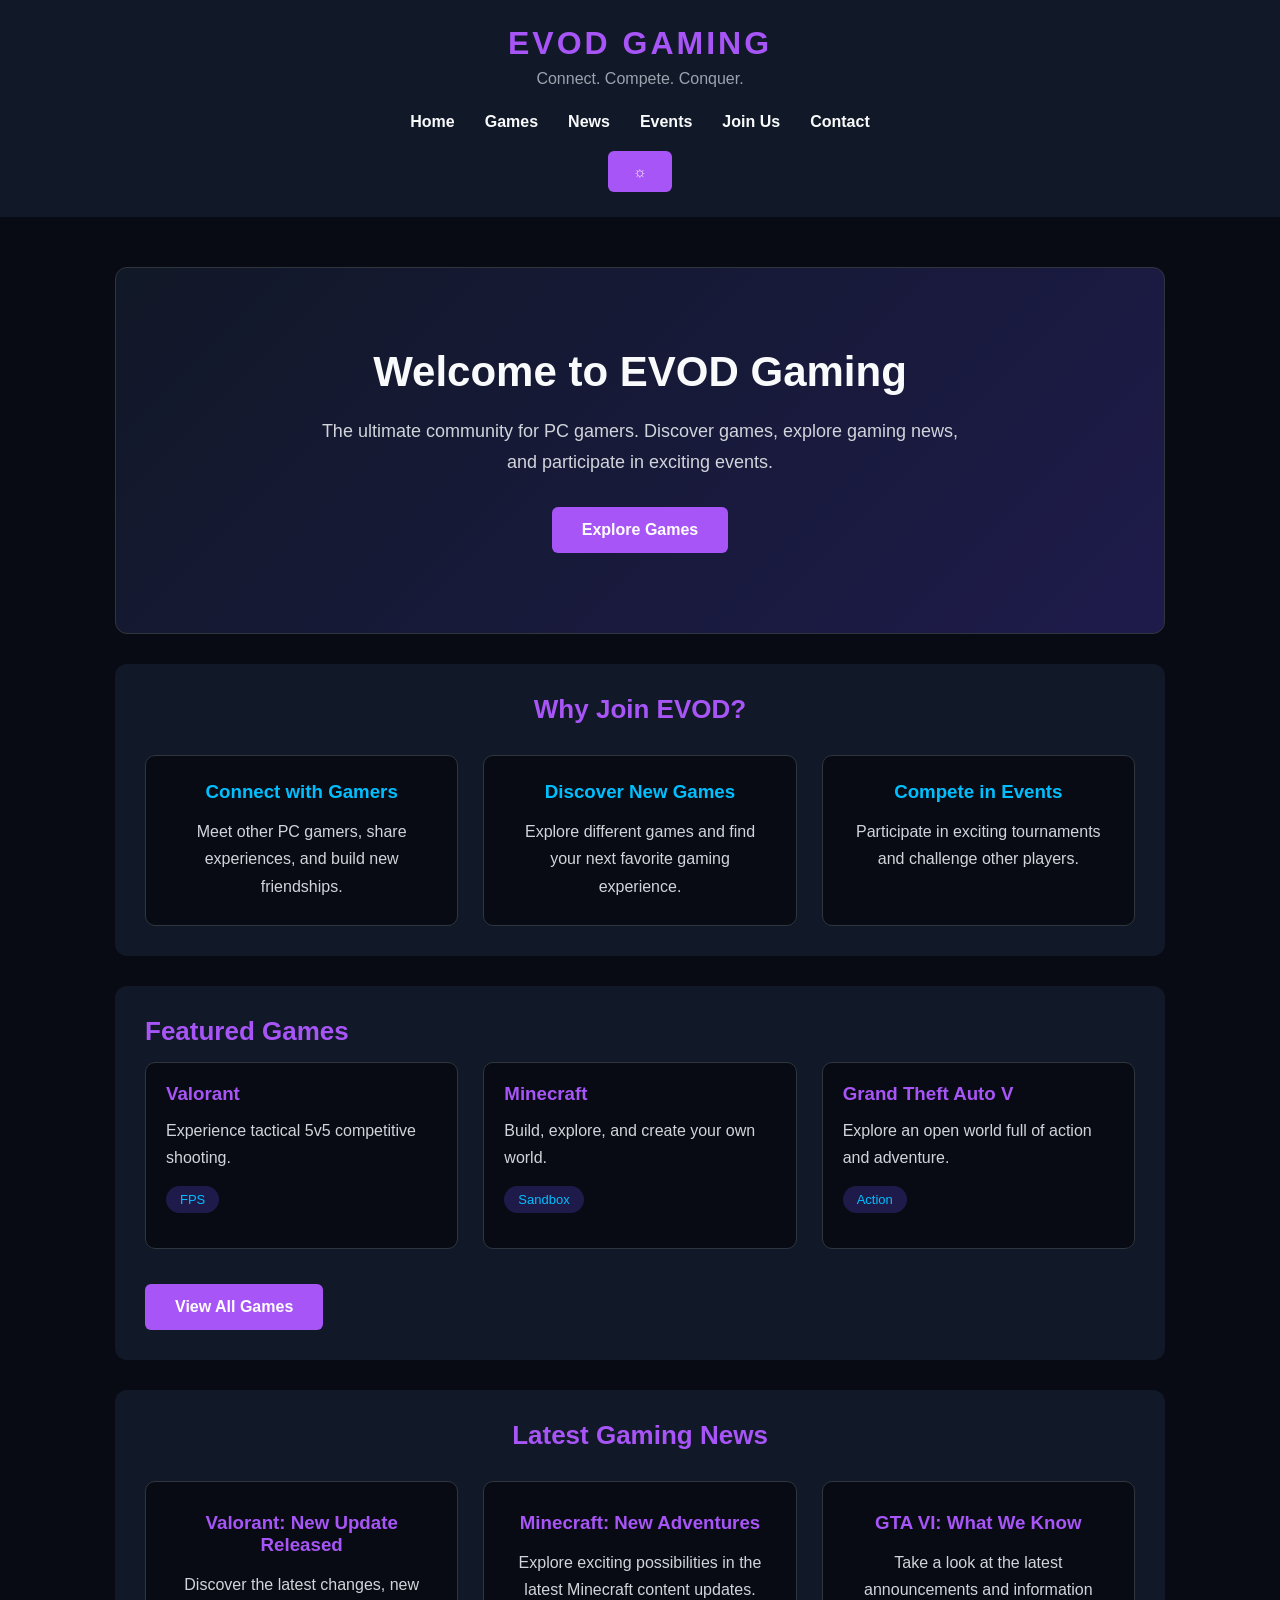
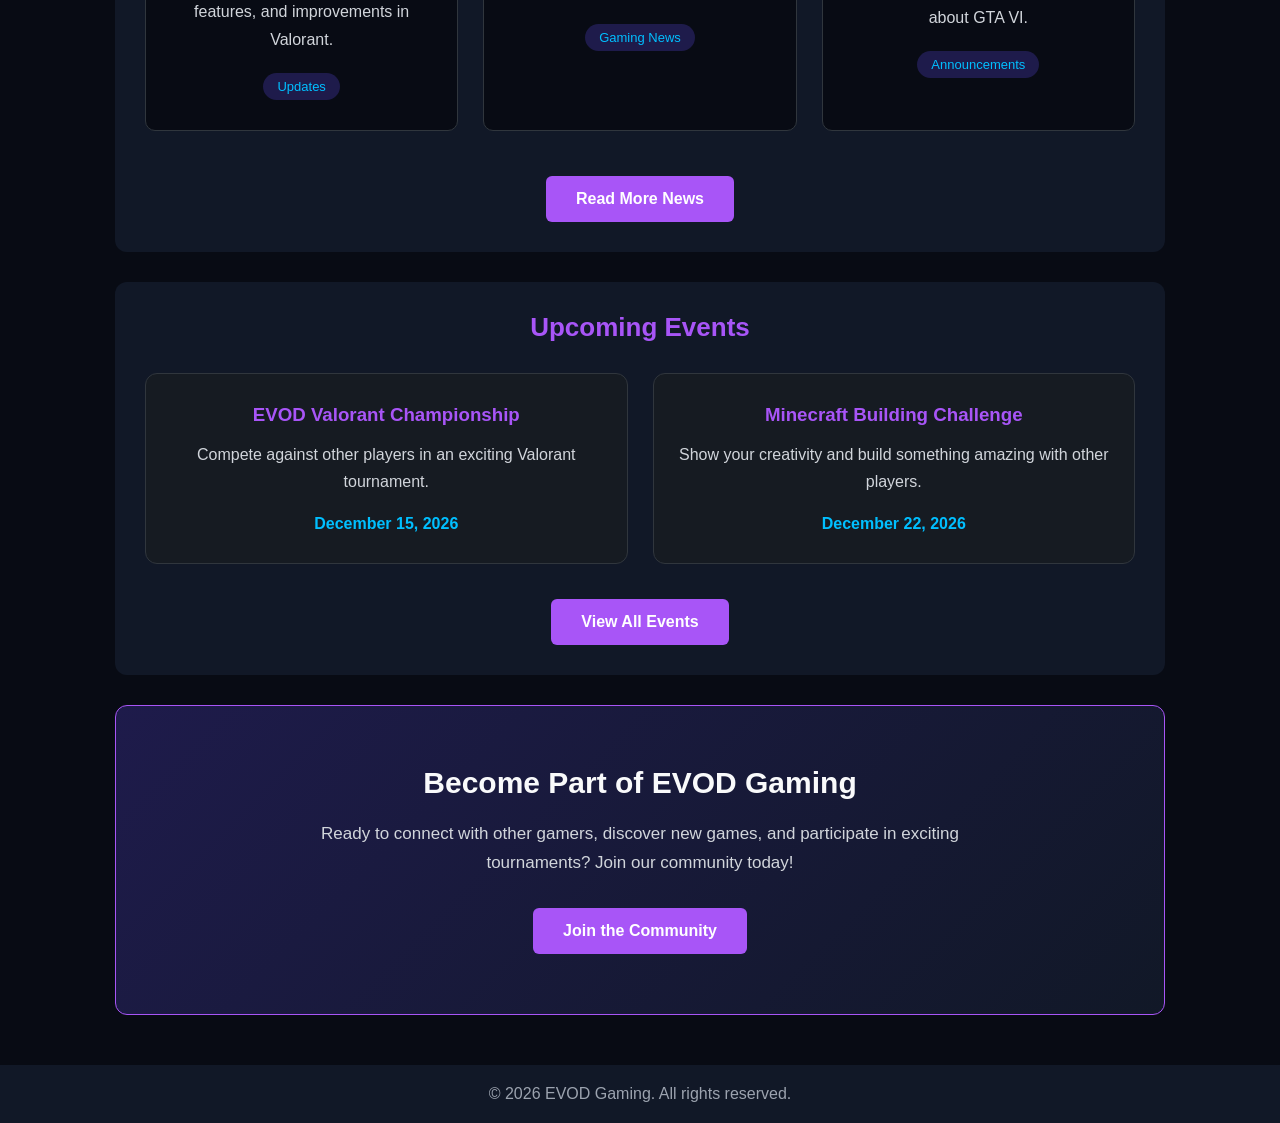
<file: index.html>
<!DOCTYPE html>
<html lang="en">

<head>

    <meta charset="UTF-8">
    <meta name="viewport" content="width=device-width,initial-scale=1.0">
    <title>EVOD Gaming | Home</title>
    <link rel="stylesheet" href="css/style1.css">
    <script src="js/theme.js" defer></script>
</head>

<body>

    <header>
        <h1>EVOD GAMING</h1>
        <p>Connect. Compete. Conquer.</p>
        <nav aria-label="Main Navigation">
            <a href="index.html" aria-current="page">Home</a>
            <a href="games.html">Games</a>
            <a href="news.html">News</a>
            <a href="events.html">Events</a>
            <a href="join.html">Join Us</a>
            <a href="contact.html">Contact</a>
        </nav>
        <button id="themeToggle" type="button">☼</button>
    </header>

    <main>
        <section class="hero">
            <h2>Welcome to EVOD Gaming</h2>

            <p>
                The ultimate community for PC gamers.
                Discover games, explore gaming news,
                and participate in exciting events.
            </p>
            <a href="games.html" class="hero-btn">Explore Games</a>
        
        </section>

        <section class="features">
            <h2>Why Join EVOD?</h2>
            <div class="feature-container">

                <div class="feature-card">
                    <h3>Connect with Gamers</h3>
                    <p>
                        Meet other PC gamers, share experiences,
                        and build new friendships.
                    </p>
                </div>

                <div class="feature-card">
                    <h3>Discover New Games</h3>

                    <p>
                        Explore different games and find your
                        next favorite gaming experience.
                    </p>
                </div>

                <div class="feature-card">
                    <h3>Compete in Events</h3>

                    <p>
                        Participate in exciting tournaments
                        and challenge other players.
                    </p>
                </div>
            </div>
           
        </section>
        <section class="featured-games">

            <h2>Featured Games</h2>

            <div class="games-container">

                <div class="game-card">
                    <h3>Valorant</h3>
                    <p>Experience tactical 5v5 competitive shooting.</p>
                    <span>FPS</span>
                </div>

                <div class="game-card">
                    <h3>Minecraft</h3>
                    <p>Build, explore, and create your own world.</p>
                    <span>Sandbox</span>
                </div>

                <div class="game-card">
                    <h3>Grand Theft Auto V</h3>
                    <p>Explore an open world full of action and adventure.</p>
                    <span>Action</span>
                </div>

            </div>

            <a href="games.html" class="hero-btn">View All Games</a>

        </section>
        <section class="latest-news">

            <h2>Latest Gaming News</h2>

            <div class="news-container">

                <div class="news-card">
                    <h3>Valorant: New Update Released</h3>
                    <p>Discover the latest changes, new features, and improvements in Valorant.</p>
                    <span>Updates</span>
                </div>

                <div class="news-card">
                    <h3>Minecraft: New Adventures</h3>
                    <p>Explore exciting possibilities in the latest Minecraft content updates.</p>
                    <span>Gaming News</span>
                </div>

                <div class="news-card">
                    <h3>GTA VI: What We Know</h3>
                    <p>Take a look at the latest announcements and information about GTA VI.</p>
                    <span>Announcements</span>
                </div>

            </div>

            <a href="news.html" class="hero-btn">Read More News</a>

        </section>
        <section class="upcoming-events">

            <h2>Upcoming Events</h2>

            <div class="events-container">

                <div class="event-card">
                    <h3>EVOD Valorant Championship</h3>
                    <p>Compete against other players in an exciting Valorant tournament.</p>
                    <span>December 15, 2026</span>
                </div>

                <div class="event-card">
                    <h3>Minecraft Building Challenge</h3>
                    <p>Show your creativity and build something amazing with other players.</p>
                    <span>December 22, 2026</span>
                </div>

            </div>

            <a href="events.html" class="hero-btn">View All Events</a>

        </section>
        <section class="join-cta">

            <h2>Become Part of EVOD Gaming</h2>

            <p>
                Ready to connect with other gamers, discover new games,
                and participate in exciting tournaments?
                Join our community today!
            </p>

            <a href="join.html" class="hero-btn">Join the Community</a>

        </section>
    </main>

    <footer>
        <p>&copy; 2026 EVOD Gaming. All rights reserved.</p>
    </footer>
</body>
</html>
</file>
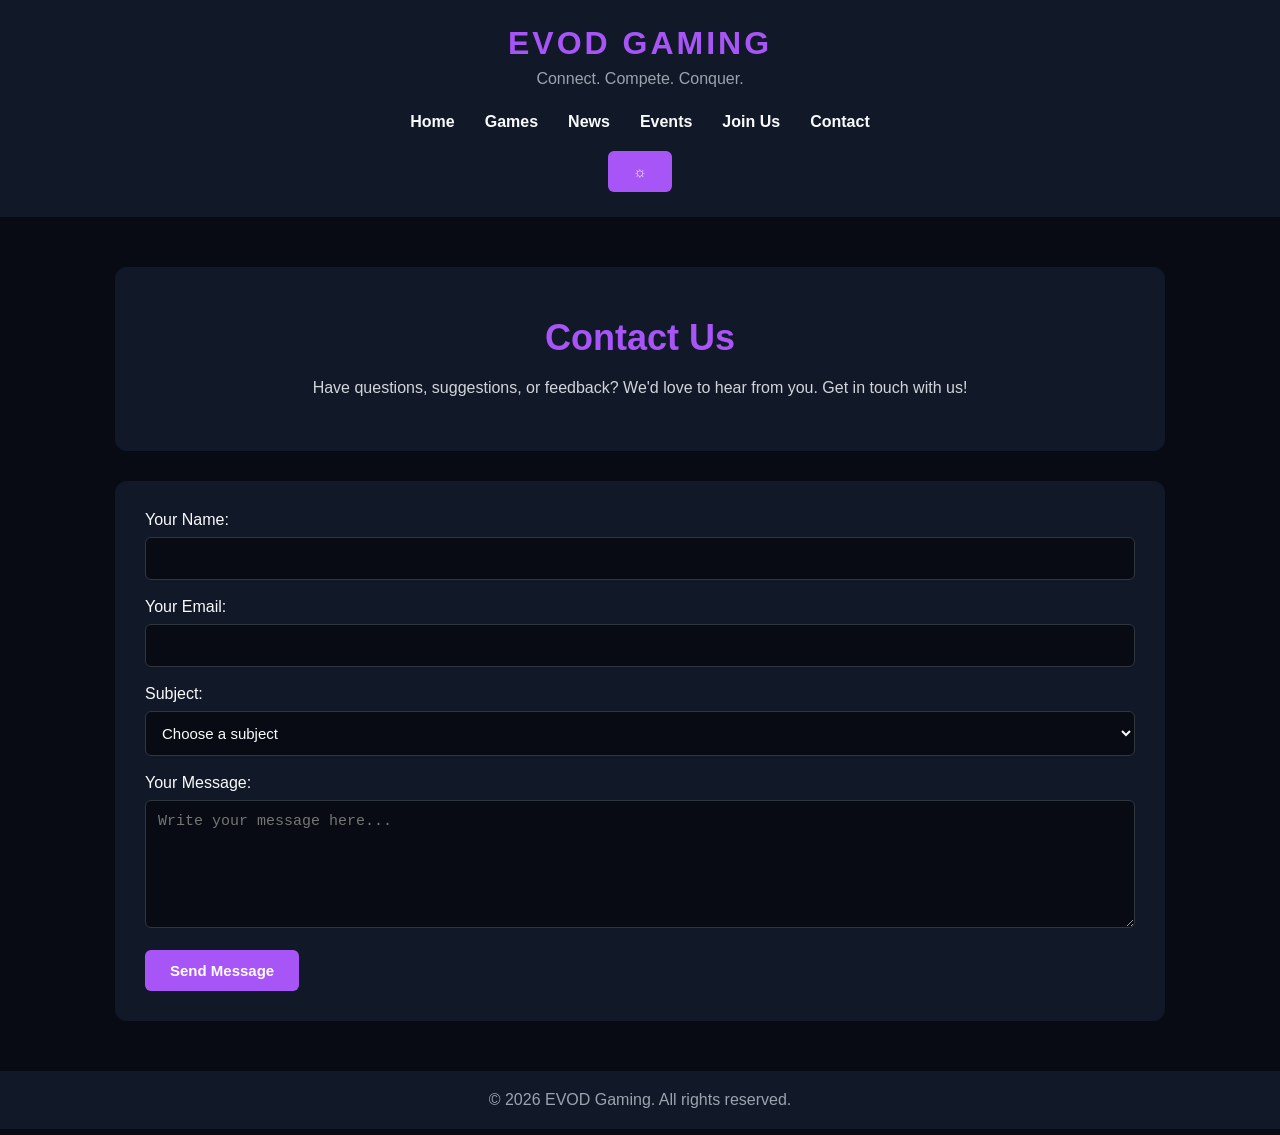
<file: contact.html>
<!DOCTYPE html>
<html lang="en">

<head>
    <meta charset="UTF-8">
    <meta name="viewport" content="width=device-width, initial-scale=1.0">

    <title>EVOD Gaming | Contact</title>

    <link rel="stylesheet" href="css/style1.css">
    <script src="js/contact.js" defer></script>
    <script src="js/theme.js" defer></script>
</head>

<body>

    <header>
        <h1>EVOD GAMING</h1>
        <p>Connect. Compete. Conquer.</p>

        <nav aria-label="Main navigation">
            <a href="index.html">Home</a>
            <a href="games.html">Games</a>
            <a href="news.html">News</a>
            <a href="events.html">Events</a>
            <a href="join.html">Join Us</a>
            <a href="contact.html" aria-current="page">Contact</a>
        </nav>

        <button id="themeToggle" type="button" aria-label="Toggle theme">☼</button>
    </header>

    <main>

        <section class="intro">
            <h2>Contact Us</h2>
            <p>
                Have questions, suggestions, or feedback?
                We'd love to hear from you. Get in touch with us!
            </p>
        </section>

        <section>

            <form id="contactForm" novalidate>

                <label for="name">Your Name:</label>
                <input type="text" id="name" name="name" required>

                <br><br>

                <label for="contactEmail">Your Email:</label>
                <input type="email" id="contactEmail" name="email" required>

                <br><br>

                <label for="subject">Subject:</label>

                <select id="subject" name="subject" required>
                    <option value="">Choose a subject</option>
                    <option value="support">Technical Support</option>
                    <option value="question">General Question</option>
                    <option value="suggestion">Suggestion</option>
                    <option value="partnership">Partnership</option>
                </select>

                <br><br>

                <label for="message">Your Message:</label>

                <br>

                <textarea id="message" name="message" rows="6" cols="40" placeholder="Write your message here..."
                    required></textarea>

                <br><br>

                <button type="submit">Send Message</button>

            </form>

            <p id="contactMessage"></p>

        </section>

    </main>

    <footer>
        <p>&copy; 2026 EVOD Gaming. All rights reserved.</p>
    </footer>

</body>

</html>
</file>
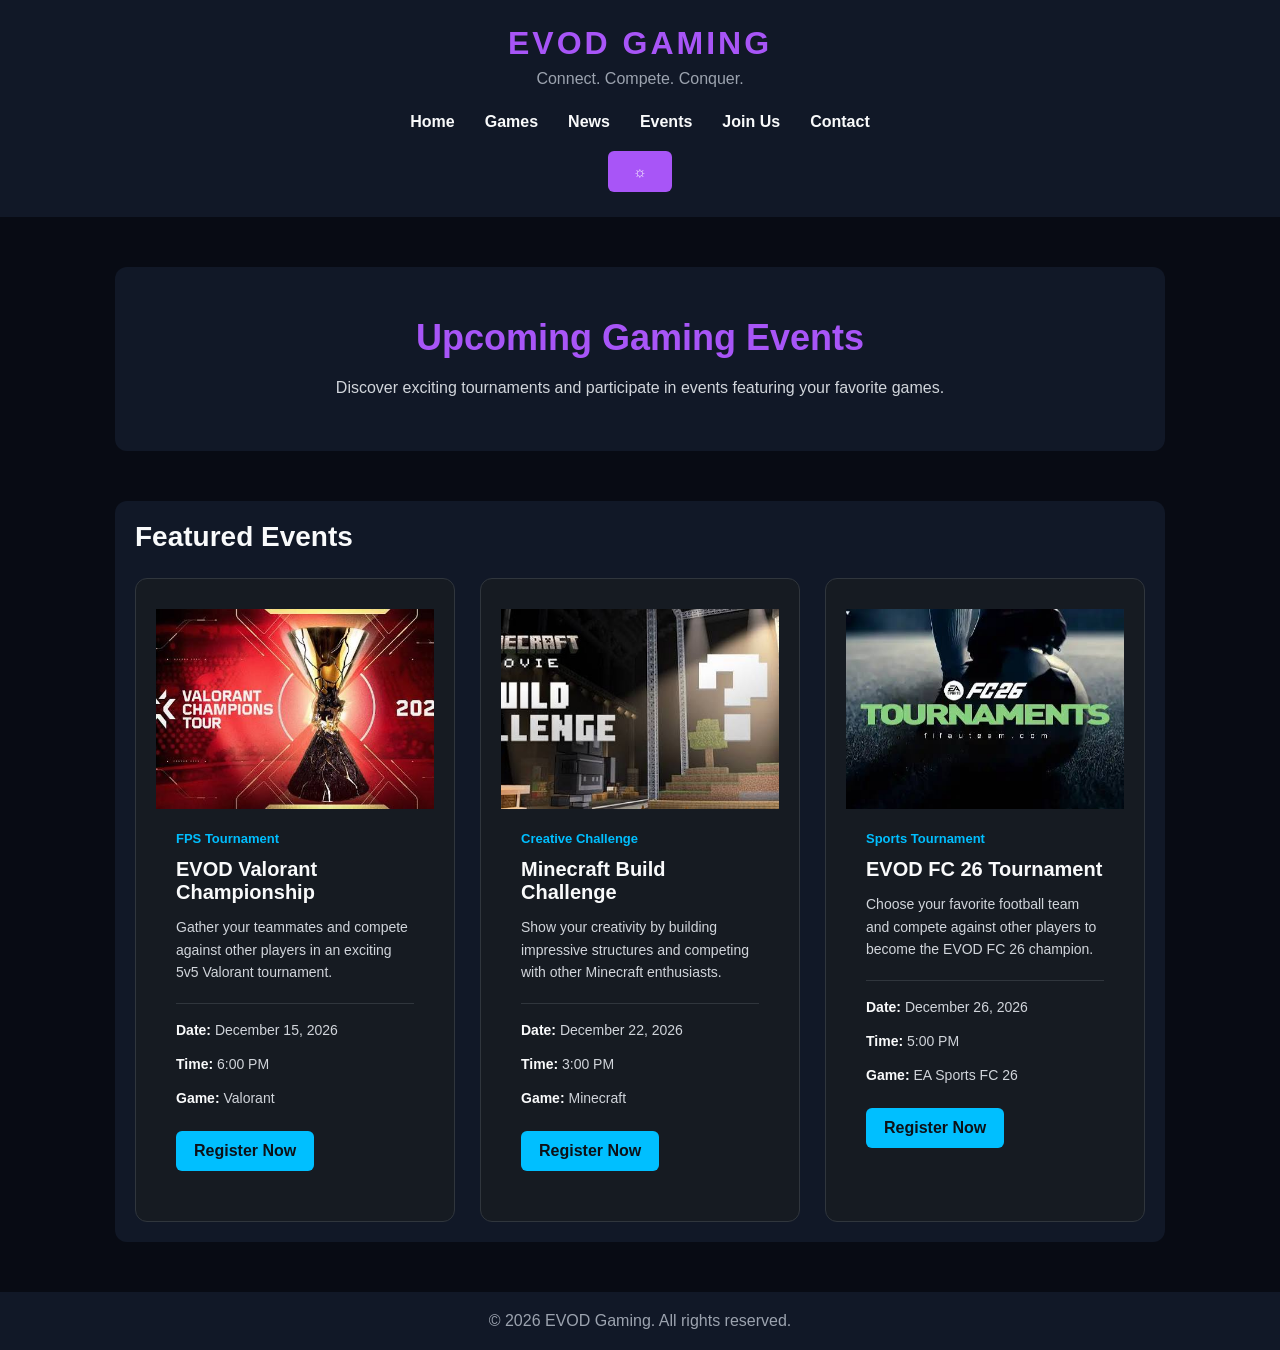
<file: events.html>
<!DOCTYPE html>
<html lang="en">

<head>
    <meta charset="UTF-8">
    <meta name="viewport" content="width=device-width, initial-scale=1.0">

    <title>EVOD Gaming | Events</title>

    <link rel="stylesheet" href="css/style1.css">
    <script src="js/theme.js" defer></script>
</head>

<body>

    <header>
        <h1>EVOD GAMING</h1>
        <p>Connect. Compete. Conquer.</p>

        <nav aria-label="Main navigation">
            <a href="index.html">Home</a>
            <a href="games.html">Games</a>
            <a href="news.html">News</a>
            <a href="events.html" aria-current="page">Events</a>
            <a href="join.html">Join Us</a>
            <a href="contact.html">Contact</a>
        </nav>

        <button id="themeToggle" type="button">☼</button>
    </header>

    <main>

        <!-- Events Introduction -->
        <section class="intro">
            <h2>Upcoming Gaming Events</h2>
            <p>
                Discover exciting tournaments and participate
                in events featuring your favorite games.
            </p>
        </section>

        <!-- Events Section -->
        <section class="events-section">

            <h2>Featured Events</h2>

            <div class="events-grid">

                <!-- Event 1 -->
                <article class="event-card">

                    <img src="images/valchamp.jpg" alt="Valorant competitive tournament">

                    <div class="event-content">

                        <span class="event-category">FPS Tournament</span>

                        <h3>EVOD Valorant Championship</h3>

                        <p>
                            Gather your teammates and compete against
                            other players in an exciting 5v5 Valorant
                            tournament.
                        </p>

                        <div class="event-details">
                            <p><strong>Date:</strong> December 15, 2026</p>
                            <p><strong>Time:</strong> 6:00 PM</p>
                            <p><strong>Game:</strong> Valorant</p>
                        </div>

                        <a href="join.html?event=valorant" class="event-btn">
                            Register Now
                        </a>

                    </div>

                </article>

                <!-- Event 2 -->
                <article class="event-card">

                    <img src="images/buildcomp.jpg" alt="Minecraft creative building competition">

                    <div class="event-content">

                        <span class="event-category">Creative Challenge</span>

                        <h3>Minecraft Build Challenge</h3>

                        <p>
                            Show your creativity by building impressive
                            structures and competing with other Minecraft
                            enthusiasts.
                        </p>

                        <div class="event-details">
                            <p><strong>Date:</strong> December 22, 2026</p>
                            <p><strong>Time:</strong> 3:00 PM</p>
                            <p><strong>Game:</strong> Minecraft</p>
                        </div>

                        <a href="join.html?event=minecraft" class="event-btn">
                            Register Now
                        </a>

                    </div>

                </article>

                <!-- Event 3 -->
                <article class="event-card">

                    <img src="images/fctourn.jpg" alt="EA Sports FC football competition">

                    <div class="event-content">

                        <span class="event-category">Sports Tournament</span>

                        <h3>EVOD FC 26 Tournament</h3>

                        <p>
                            Choose your favorite football team and compete
                            against other players to become the EVOD
                            FC 26 champion.
                        </p>

                        <div class="event-details">
                            <p><strong>Date:</strong> December 26, 2026</p>
                            <p><strong>Time:</strong> 5:00 PM</p>
                            <p><strong>Game:</strong> EA Sports FC 26</p>
                        </div>

                        <a href="join.html?event=fc26" class="event-btn">
                            Register Now
                        </a>

                    </div>

                </article>

            </div>

        </section>

    </main>

    <footer>
        <p>&copy; 2026 EVOD Gaming. All rights reserved.</p>
    </footer>

</body>

</html>
</file>
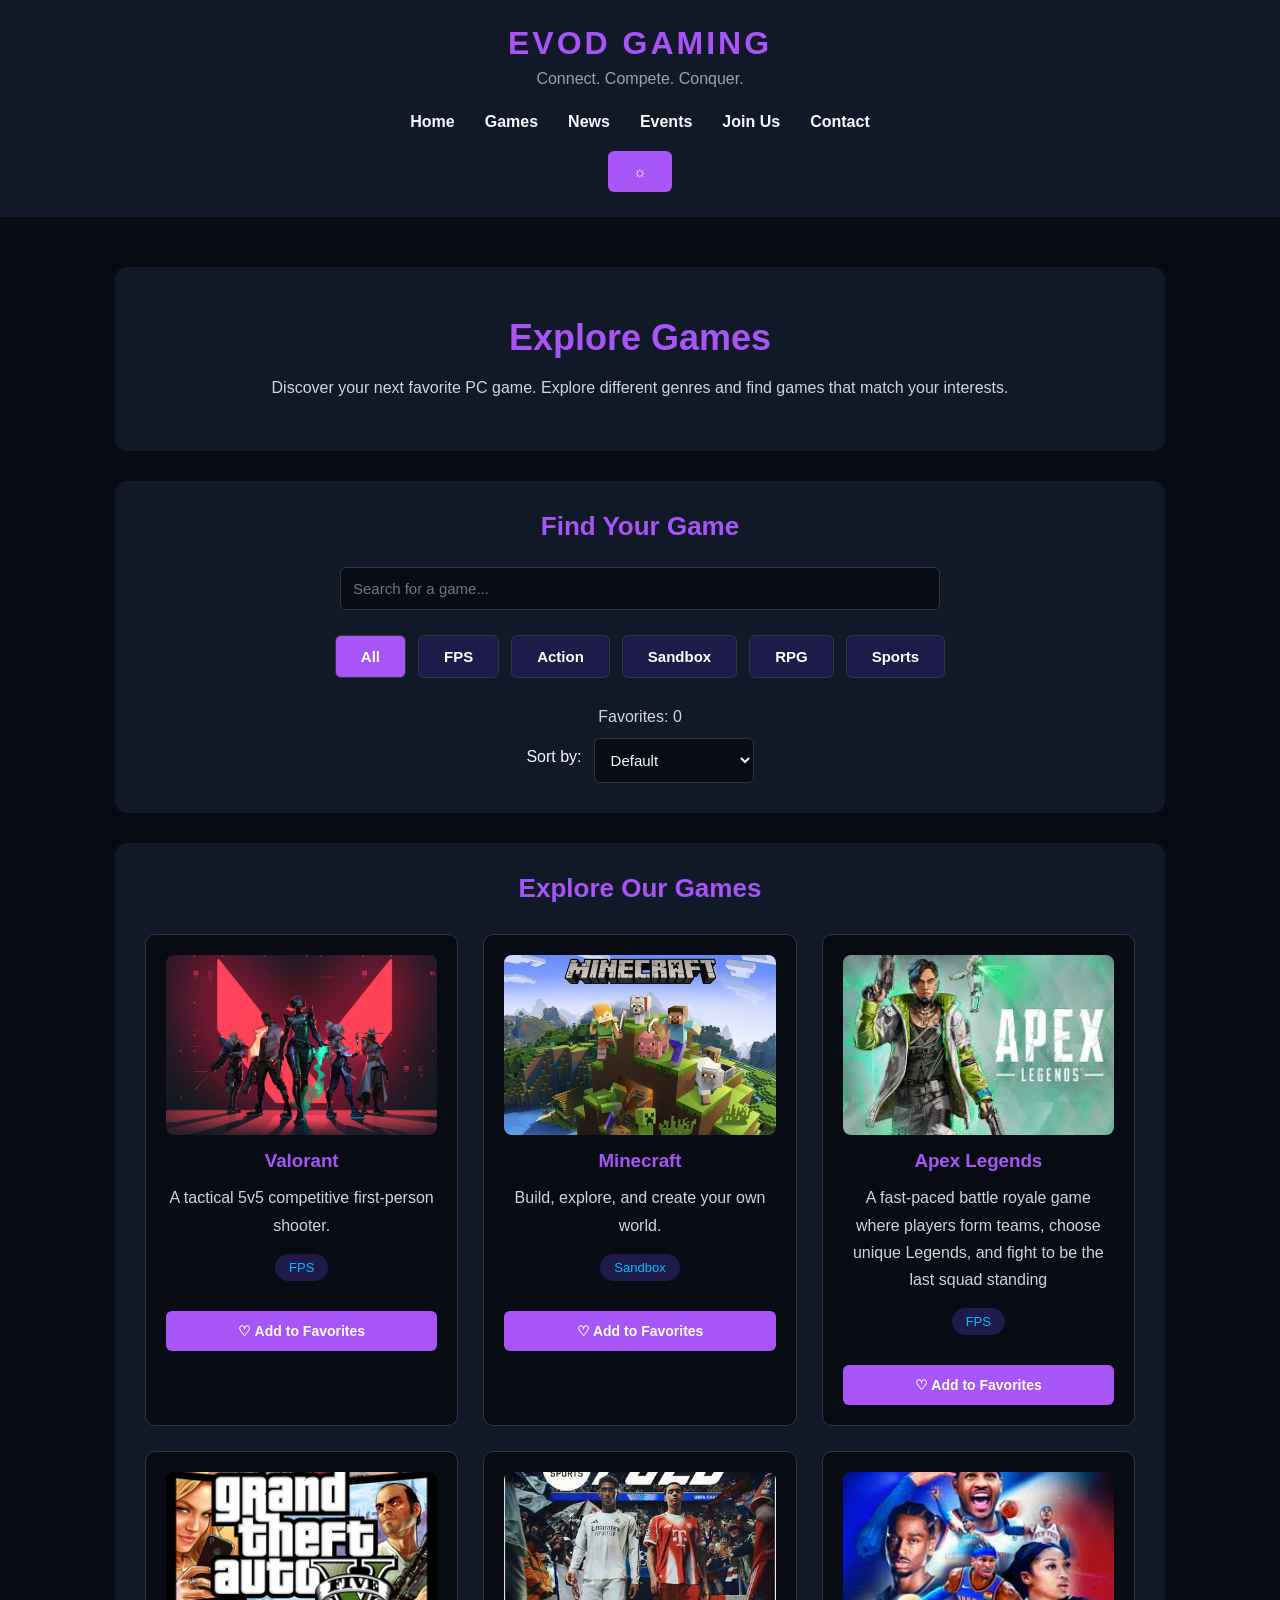
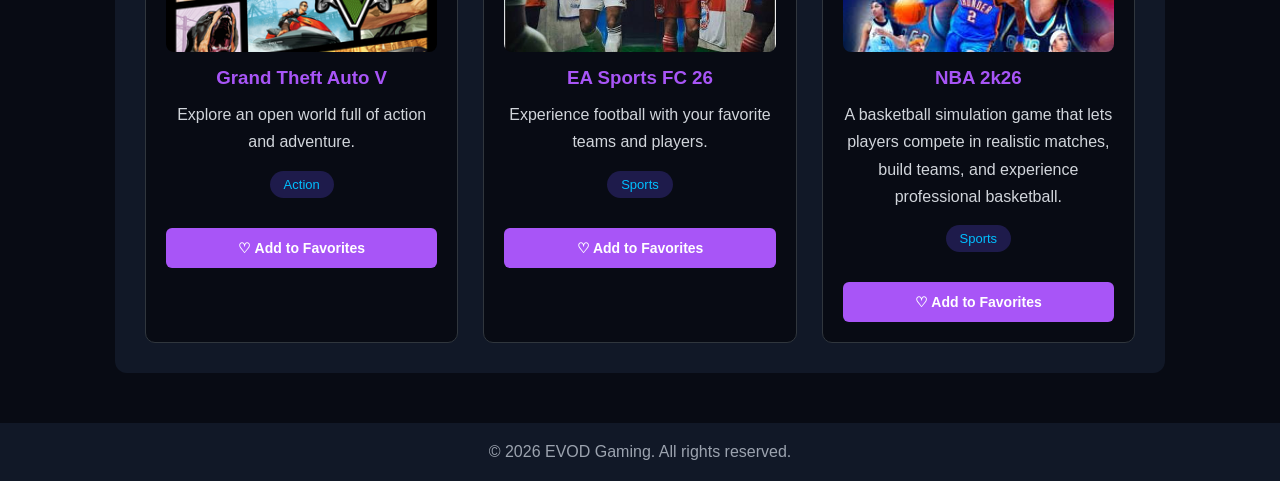
<file: games.html>
<!DOCTYPE html>
<html lang="en">

<head>
    <meta charset="UTF-8">
    <meta name="viewport" content="width=device-width, initial-scale=1.0">

    <title>EVOD Gaming | Games</title>
    <link rel="stylesheet" href="css/style1.css">

    <script src="js/games.js" defer></script>
    <script src="js/theme.js" defer></script>
</head>

<body>

    <header>
        <h1>EVOD GAMING</h1>
        <p>Connect. Compete. Conquer.</p>

        <nav aria-label="Main navigation">
            <a href="index.html">Home</a>
            <a href="games.html" aria-current="page">Games</a>
            <a href="news.html">News</a>
            <a href="events.html">Events</a>
            <a href="join.html">Join Us</a>
            <a href="contact.html">Contact</a>
        </nav>

        <button id="themeToggle" type="button">☼</button>
    </header>

    <main>

        <section class="games-intro">
            <h2>Explore Games</h2>
            <p>
                Discover your next favorite PC game.
                Explore different genres and find games that match your interests.
            </p>
        </section>

        <section class="game-controls">
            <h2>Find Your Game</h2>

            <input type="text" id="gameSearch" placeholder="Search for a game..." aria-label="Search games">

            <div class="genre-filters">

                <button type="button" class="filter-btn active" data-genre="all">
                    All
                </button>

                <button type="button" class="filter-btn" data-genre="fps">
                    FPS
                </button>

                <button type="button" class="filter-btn" data-genre="action">
                    Action
                </button>

                <button type="button" class="filter-btn" data-genre="sandbox">
                    Sandbox
                </button>

                <button type="button" class="filter-btn" data-genre="rpg">
                    RPG
                </button>

                <button type="button" class="filter-btn" data-genre="sports">
                    Sports
                </button>

            </div>

            <p id="favoritesCount" aria-live="polite">Favorites: 0</p>

            <div class="sort-controls">
                <label for="gameSort">Sort by:</label>

                <select id="gameSort">
                    <option value="default">Default</option>
                    <option value="az">Name: A - Z</option>
                    <option value="za">Name: Z - A</option>
                </select>
            </div>

        </section>

        <section class="game-catalog">

            <h2>Explore Our Games</h2>

            <div class="games-grid">

                <!-- Game 1 -->
                <div class="game-card" data-genre="fps">

                    <div class="game-image">
                        <img src="images/valorant.jpg" alt="Valorant">
                    </div>

                    <h3>Valorant</h3>
                    <p>A tactical 5v5 competitive first-person shooter.</p>
                    <span>FPS</span>

                    <button type="button" class="favorite-btn">
                        ♡ Add to Favorites
                    </button>

                </div>

                <!-- Game 2 -->
                <div class="game-card" data-genre="sandbox">

                    <div class="game-image">
                        <img src="images/minecraft.jpg" alt="Minecraft">
                    </div>

                    <h3>Minecraft</h3>
                    <p>Build, explore, and create your own world.</p>
                    <span>Sandbox</span>

                    <button type="button" class="favorite-btn">
                        ♡ Add to Favorites
                    </button>

                </div>

                <!-- Game 3 -->
                <div class="game-card" data-genre="fps">

                    <div class="game-image">
                        <img src="images/apexl.jpg" alt="Apex Legends">
                    </div>

                    <h3>Apex Legends</h3>
                    <p>
                        A fast-paced battle royale game where players form teams,
                        choose unique Legends,
                        and fight to be the last squad standing
                    </p>
                    <span>FPS</span>

                    <button type="button" class="favorite-btn">
                        ♡ Add to Favorites
                    </button>

                </div>

                <!-- Game 4 -->
                <div class="game-card" data-genre="action">

                    <div class="game-image">
                        <img src="images/gta.png" alt="Grand Theft Auto V">
                    </div>

                    <h3>Grand Theft Auto V</h3>
                    <p>Explore an open world full of action and adventure.</p>
                    <span>Action</span>

                    <button type="button" class="favorite-btn">
                        ♡ Add to Favorites
                    </button>

                </div>

                <!-- Game 5 -->
                <div class="game-card" data-genre="sports">

                    <div class="game-image">
                        <img src="images/fc26.jpg" alt="EA Sports FC 26">
                    </div>

                    <h3>EA Sports FC 26</h3>
                    <p>Experience football with your favorite teams and players.</p>
                    <span>Sports</span>

                    <button type="button" class="favorite-btn">
                        ♡ Add to Favorites
                    </button>
                </div>
                
                <!-- Game 6 -->
                <div class="game-card" data-genre="sports">

                    <div class="game-image">
                        <img src="images/nba2k.jpg" alt="NBA 2k26">
                    </div>

                    <h3>NBA 2k26</h3>
                    <p>
                        A basketball simulation game that lets players compete in realistic matches,
                        build teams,
                        and experience professional basketball.
                    </p>
                    <span>Sports</span>

                    <button type="button" class="favorite-btn">
                        ♡ Add to Favorites
                    </button>

                </div>



        </section>

    </main>

    <footer>
        <p>&copy; 2026 EVOD Gaming. All rights reserved.</p>
    </footer>

</body>

</html>
</file>
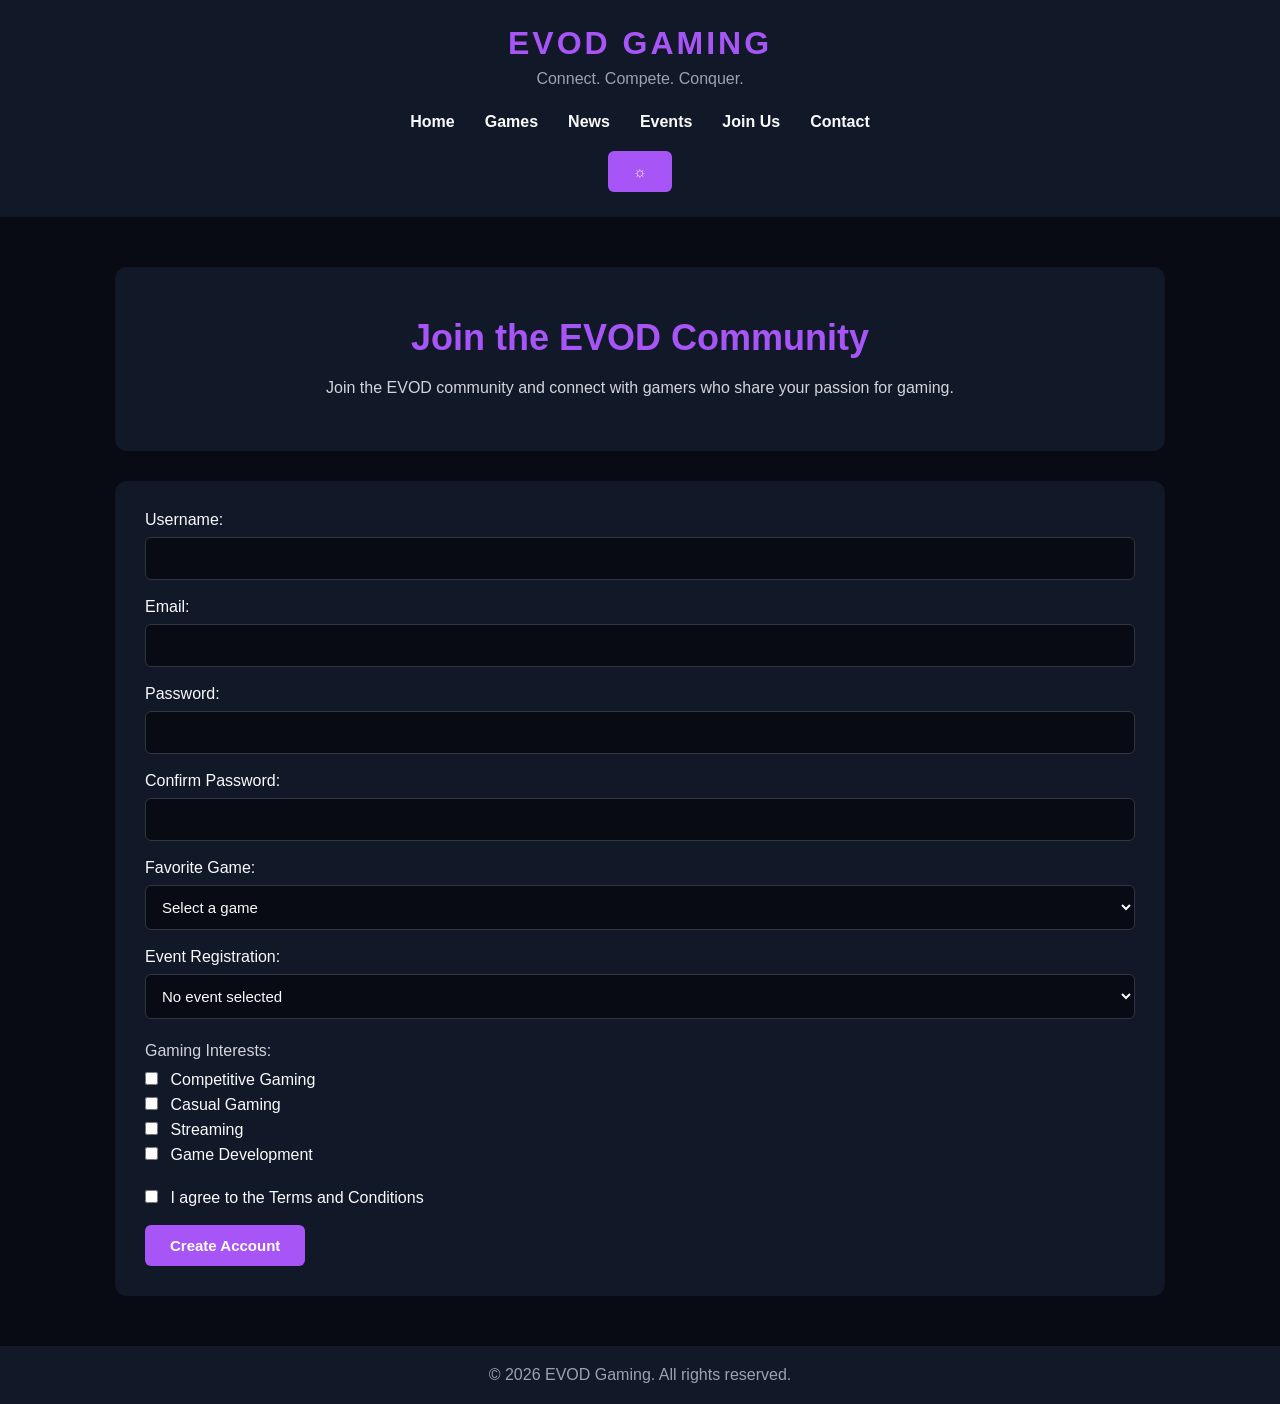
<file: join.html>
<!DOCTYPE html>
<html lang="en">

<head>
    <meta charset="UTF-8">
    <meta name="viewport" content="width=device-width, initial-scale=1.0">

    <title>EVOD Gaming | Join Us</title>

    <link rel="stylesheet" href="css/style1.css">
    <script src="js/join.js" defer></script>
    <script src="js/theme.js" defer></script>
</head>

<body>

    <header>
        <h1>EVOD GAMING</h1>
        <p>Connect. Compete. Conquer.</p>

        <nav aria-label="Main navigation">
            <a href="index.html">Home</a>
            <a href="games.html">Games</a>
            <a href="news.html">News</a>
            <a href="events.html">Events</a>
            <a href="join.html" aria-current="page">Join Us</a>
            <a href="contact.html">Contact</a>
        </nav>

        <button id="themeToggle" type="button" aria-label="Toggle theme">☼</button>
    </header>

    <main>

        <section class="intro">
            <h2>Join the EVOD Community</h2>
            <p>
                Join the EVOD community and connect with
                gamers who share your passion for gaming.
            </p>
        </section>

        <section>

            <form id="joinForm" novalidate>

                <label for="username">Username:</label>
                <input type="text" id="username" name="username" required>

                <br><br>

                <label for="email">Email:</label>
                <input type="email" id="email" name="email" required>

                <br><br>

                <label for="password">Password:</label>
                <input type="password" id="password" name="password" minlength="8" required>

                <br><br>

                <label for="confirmPassword">Confirm Password:</label>
                <input type="password" id="confirmPassword" name="confirmPassword" minlength="8" required>

                <br><br>

                <label for="favoriteGame">Favorite Game:</label>

                <select id="favoriteGame" name="favoriteGame" required>
                    <option value="">Select a game</option>
                    <option value="minecraft">Minecraft</option>
                    <option value="valorant">Valorant</option>
                    <option value="apex-legends">Apex Legends</option>
                    <option value="gta">GTA V</option>
                    <option value="other">Other</option>
                </select>

                <br><br>

                <label for="eventRegistration">Event Registration:</label>

                <select id="eventRegistration" name="eventRegistration">
                    <option value="">No event selected</option>
                    <option value="valorant">EVOD Valorant Championship</option>
                    <option value="minecraft">Minecraft Build Challenge</option>
                    <option value="fc26">EVOD FC 26 Tournament</option>
                </select>

                <br><br>

                <p>Gaming Interests:</p>

                <input type="checkbox" id="competitive" name="interests" value="competitive">
                <label for="competitive">Competitive Gaming</label>

                <br>

                <input type="checkbox" id="casual" name="interests" value="casual">
                <label for="casual">Casual Gaming</label>

                <br>

                <input type="checkbox" id="streaming" name="interests" value="streaming">
                <label for="streaming">Streaming</label>

                <br>

                <input type="checkbox" id="development" name="interests" value="development">
                <label for="development">Game Development</label>

                <br><br>

                <input type="checkbox" id="terms" name="terms" required>
                <label for="terms">I agree to the Terms and Conditions</label>

                <br><br>

                <button type="submit">Create Account</button>

            </form>

            <p id="formMessage"></p>

        </section>

    </main>

    <footer>
        <p>&copy; 2026 EVOD Gaming. All rights reserved.</p>
    </footer>

</body>

</html>
</file>
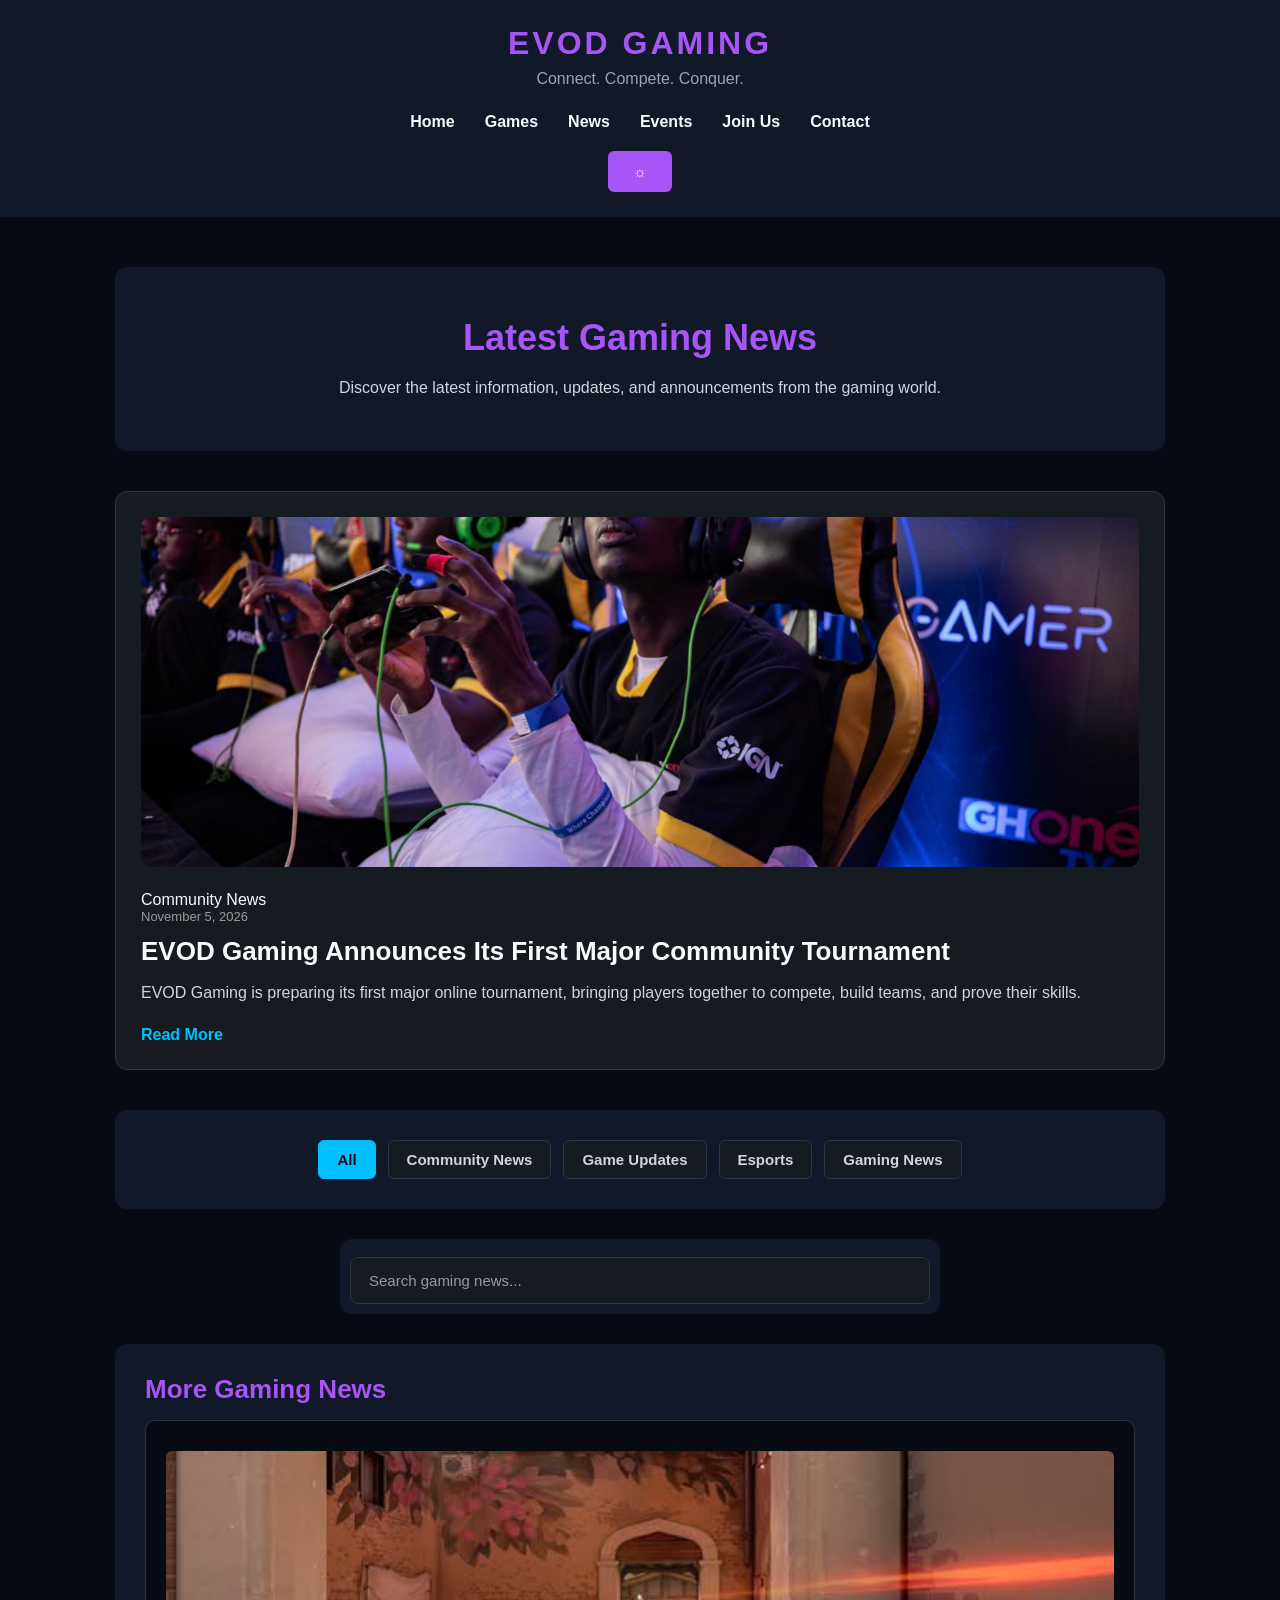
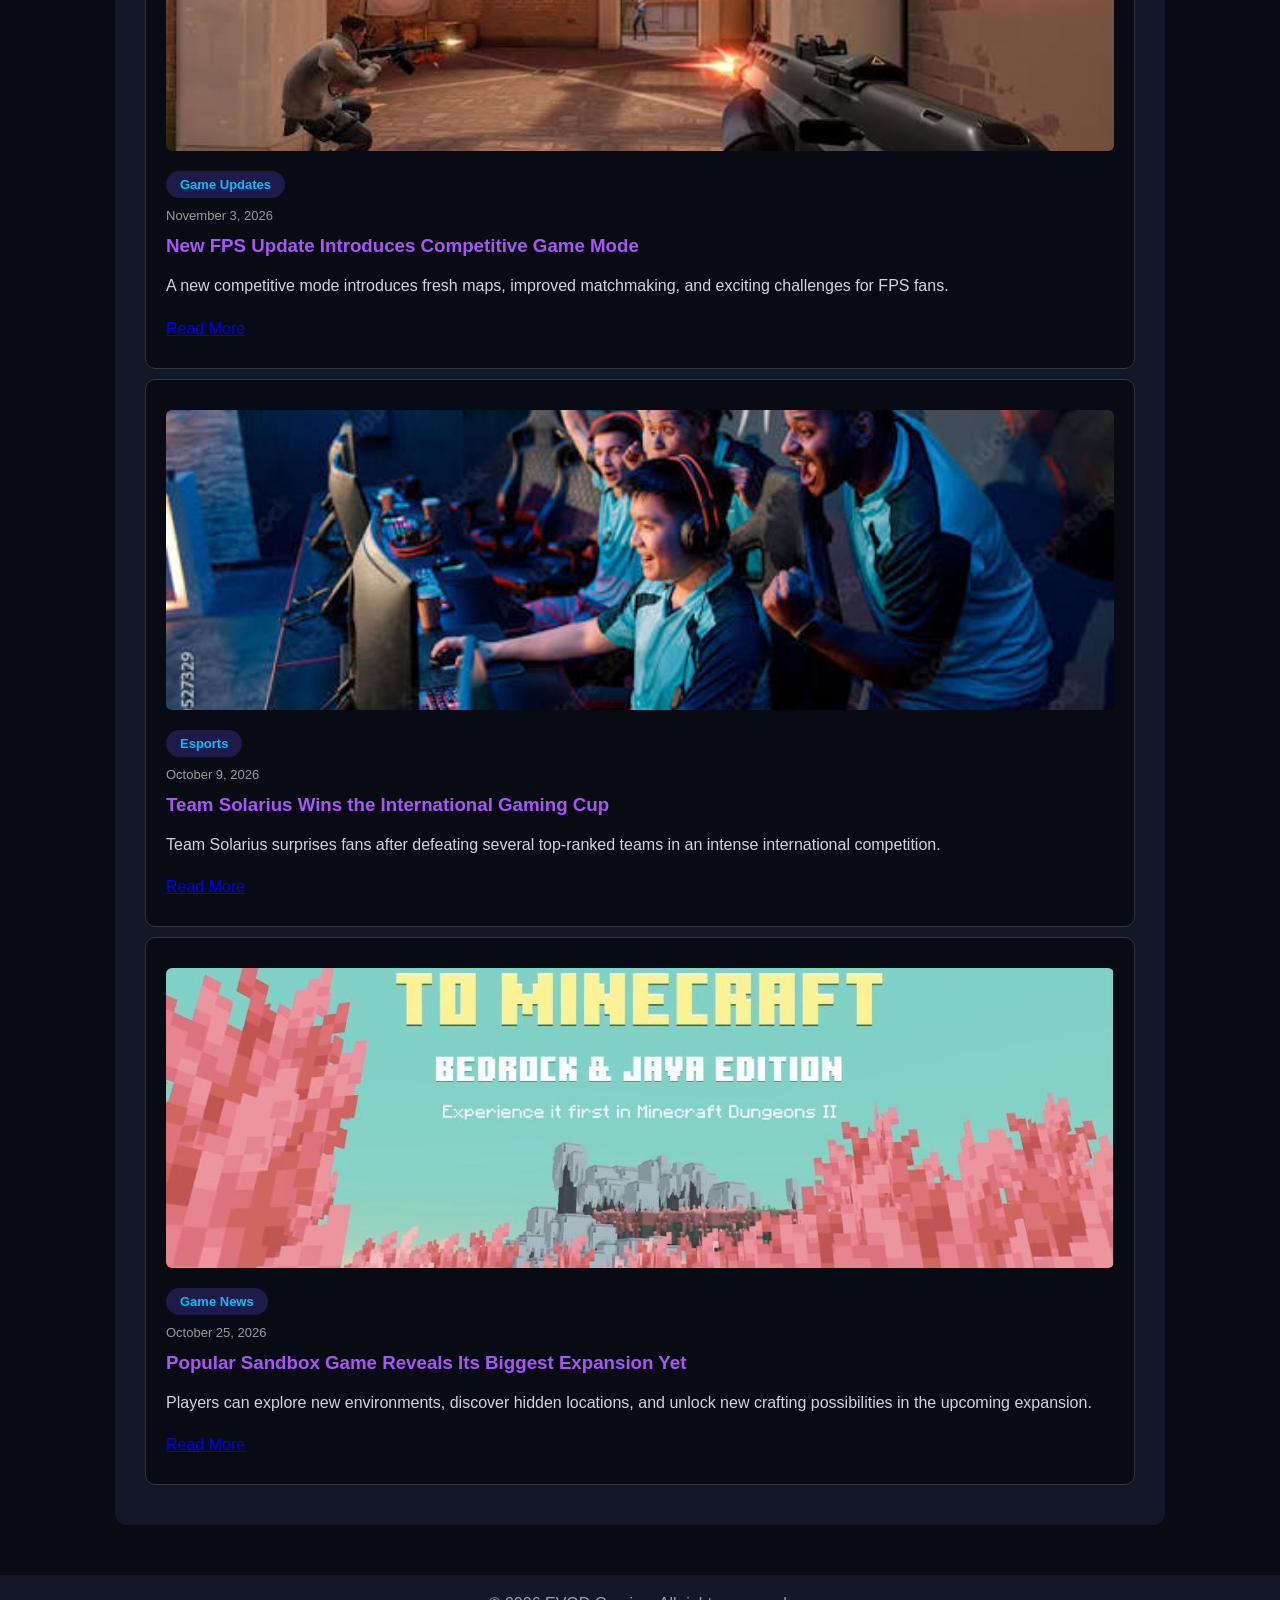
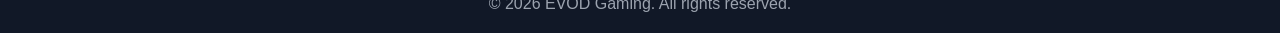
<file: news.html>
<!DOCTYPE html>
<html lang="en">

<head>
    <meta charset="UTF-8">
    <meta name="viewport" content="width=device-width, initial-scale=1.0">

    <title>EVOD Gaming | News</title>
    <link rel="stylesheet" href="css/style1.css">

    <script src="js/news.js" defer></script>
    <script src="js/theme.js" defer></script>
</head>

<body>

    <header>
        <h1>EVOD GAMING</h1>
        <p>Connect. Compete. Conquer.</p>

        <nav aria-label="Main navigation">
            <a href="index.html">Home</a>
            <a href="games.html">Games</a>
            <a href="news.html" aria-current="page">News</a>
            <a href="events.html">Events</a>
            <a href="join.html">Join Us</a>
            <a href="contact.html">Contact</a>
        </nav>

        <button id="themeToggle" type="button">☼</button>
    </header>

    <main>

        <section class="intro">
            <h2>Latest Gaming News</h2>
            <p>
                Discover the latest information, updates,
                and announcements from the gaming world.
            </p>
        </section>

        <section class="featured-news" data-category="community">

            <img class="featured-image" src="images/esport.jpg" alt="Esports tournament">

            <span>Community News</span>

            <time datetime="2026-11-05">November 5, 2026</time>

            <h3>EVOD Gaming Announces Its First Major Community Tournament</h3>

            <p>
                EVOD Gaming is preparing its first major online tournament,
                bringing players together to compete, build teams,
                and prove their skills.
            </p>

            <a href="#">Read More</a>

        </section>

        <section class="news-filters">

            <button type="button" class="news-filter active" data-category="all">
                All
            </button>

            <button type="button" class="news-filter" data-category="community">
                Community News
            </button>

            <button type="button" class="news-filter" data-category="updates">
                Game Updates
            </button>

            <button type="button" class="news-filter" data-category="esports">
                Esports
            </button>

            <button type="button" class="news-filter" data-category="gaming">
                Gaming News
            </button>

        </section>

        <section class="news-search">

            <input type="text" id="newsSearch" placeholder="Search gaming news..." aria-label="Search gaming news">

        </section>

        <!-- More News -->
        <section class="news-grid">

            <h2>More Gaming News</h2>

            <article class="news-card" data-category="updates">

                <img class="news-image" src="images/fps.jpg" alt="First-person shooter gameplay">

                <span class="news-category">Game Updates</span>

                <time datetime="2026-11-03">November 3, 2026</time>

                <h3>New FPS Update Introduces Competitive Game Mode</h3>

                <p>
                    A new competitive mode introduces fresh maps, improved matchmaking,
                    and exciting challenges for FPS fans.
                </p>

                <a href="#">Read More</a>

            </article>

            <article class="news-card" data-category="esports">

                <img class="news-image" src="images/celeb.jpg" alt="Esports team celebrating a victory">

                <span class="news-category">Esports</span>

                <time datetime="2026-10-09">October 9, 2026</time>

                <h3>Team Solarius Wins the International Gaming Cup</h3>

                <p>
                    Team Solarius surprises fans after defeating several top-ranked
                    teams in an intense international competition.
                </p>

                <a href="#">Read More</a>

            </article>

            <article class="news-card" data-category="gaming">

                <img class="news-image" src="images/new-dimension.jpeg" alt="New game dimension">

                <span class="news-category">Game News</span>

                <time datetime="2026-10-25">October 25, 2026</time>

                <h3>Popular Sandbox Game Reveals Its Biggest Expansion Yet</h3>

                <p>
                    Players can explore new environments,
                    discover hidden locations, and unlock
                    new crafting possibilities in the upcoming
                    expansion.
                </p>

                <a href="#">Read More</a>

            </article>

        </section>

    </main>

    <footer>
        <p>&copy; 2026 EVOD Gaming. All rights reserved.</p>
    </footer>

</body>

</html>
</file>
<file: css/style1.css>
:root {
    /* Dark theme (default) */
    --bg-color: #080B14;
    --header-color: #111827;
    --card-color: #161b22;
    --deep-surface: #080B14;
    --text-color: #F9FAFB;
    --body-text: #D1D5DB;
    --secondary-text: #9ca3af;
    --muted-text: #999999;
    --border-color: #30363d;
    --accent-color: #a855f7;
    --accent-secondary: #00bfff;
    --tag-bg: #1e1b4b;
    --button-text: #ffffff;
    --accent-button-text: #0d1117;
}


/*header content*/
* {
    margin: 0;
    padding: 0;
    box-sizing: border-box;
}

body {
    background-color: var(--bg-color);
    color: var(--text-color);
    font-family: Arial, sans-serif;
}

header {
    background-color: var(--header-color);
    padding: 25px 40px;
    text-align: center;
}

header h1 {
    color: var(--accent-color);
    font-size: 32px;
    margin-bottom: 8px;
    letter-spacing: 3px;
}

header p {
    color: var(--secondary-text);
    margin-bottom: 25px;
}

nav {
    display: flex;
    justify-content: center;
    gap: 30px;
    flex-wrap: wrap;
}

nav a {
    color: var(--text-color);
    text-decoration: none;
    font-weight: bold;
    transition: color 0.3s ease;
}

nav a:hover {
    color: var(--accent-secondary);
}

#themeToggle{
    margin-top: 20px;
}

/*Main content*/

main {
    max-width: 1100px;
    margin: 50px auto;
    padding: 0 25px;
}

section {
    background-color: var(--header-color);
    padding: 30px;
    margin-bottom: 30px;
    border-radius: 12px;
}

section h2 {
    color: var(--accent-color);
    margin-bottom: 15px;
    font-size: 26px
}

section p {
    color: var(--body-text);
    line-height: 1.7;
}

/*Footer*/

footer {
    background-color: var(--header-color);
    color: var(--secondary-text);
    text-align: center;
    padding: 20px;
    margin-top: 50px;
}

/*Button*/

button {
    background-color: var(--accent-color);
    color: var(--button-text);
    padding: 12px 25px;
    border: none;
    border-radius: 6px;
    font-size: 15px;
    font-weight: bold;
    cursor: pointer;
    transition: background-color 0.3s ease;
}

button:hover {
    background-color: var(--accent-secondary);
}

input,
select,
textarea {
    width: 100%;
    padding: 12px;
    margin-top: 8px;
    background-color: var(--deep-surface);
    color: var(--text-color);
    border: 1px solid var(--border-color);
    border-radius: 6px;
    font-size: 15px;
}

input[type="checkbox"] {
    width: auto;
    margin-right: 8px;
    accent-color: #a855f7;
}

/*Form focus effect*/

input:focus,
select:focus,
textarea:focus {
    outline: none;
    border-color: var(--accent-color);
    box-shadow: 0 0 8px rgba(168, 85, 247, 0.4)
}

.hero {
    text-align: center;
    padding: 80px 30px;
    background: linear-gradient(135deg, var(--header-color), var(--tag-bg));
    border: 1px solid var(--border-color);
}

.hero h2 {
    font-size: 42px;
    color: var(--text-color);
    margin-bottom: 20px;
}

.hero p {
    font-size: 18px;
    max-width: 650px;
    margin: 0 auto 30px;
}

.hero-btn {
    display: inline-block;
    background-color: var(--accent-color);
    color: var(--button-text);
    padding: 14px 30px;
    border-radius: 6px;
    text-decoration: none;
    font-weight: bold;
    transition: background-color 0.3s ease;
}

.hero-btn:hover {
    background-color: var(--accent-secondary);
}

/*Feature section*/

.features {
    text-align: center;
}

.features h2 {
    margin-bottom: 30px;
}

/*Feature cards container*/
.feature-container {
    display: flex;
    justify-content: center;
    gap: 25px;
    flex-wrap: wrap;
}

/*Individual feature cards*/
.feature-card {
    background-color: var(--deep-surface);
    border: 1px solid var(--border-color);
    border-radius: 10px;
    padding: 25px;
    flex: 1;
    min-width: 220px;
    transition: transform 0.3s ease, border-color 0.3s ease;
}

.feature-card h3 {
    color: var(--accent-secondary);
    margin-bottom: 15px;
}

.feature-card:hover {
    transform: translateY(-8px);
    border-color: var(--accent-color);
}

/*Featured Games*/
.feature-games {
    text-align: center;
}

.feature-games h2 {
    margin-bottom: 30px;
}

/*games container*/

.games-container {
    display: grid;
    grid-template-columns: repeat(3, 1fr);
    gap: 25px;
    margin-bottom: 35px;
}

/*individual game cards*/

.game-card {
    background-color: var(--deep-surface);
    border: 1px solid var(--border-color);
    border-radius: 10px;
    padding: 30px 20px;
    transition: transform 0.3s ease, border-color 0.3s ease;
}

.game-card h3 {
    color: var(--accent-color);
    margin-bottom: 15px;
}

.game-card p {
    margin-bottom: 20px;
}

.game-card span {
    display: inline-block;
    background-color: var(--tag-bg);
    color: var(--accent-secondary);
    padding: 6px 14px;
    border-radius: 20px;
    font-size: 13px;
}

.game-card:hover {
    transform: translateY(-8px);
    border-color: var(--accent-color);
}


/* Latest Gaming News */
.latest-news {
    text-align: center;
}

.latest-news h2 {
    margin-bottom: 30px;
}

.news-container {
    display: grid;
    grid-template-columns: repeat(3, 1fr);
    gap: 25px;
    margin-bottom: 35px;
}

.news-card {
    background-color: var(--deep-surface);
    border: 1px solid var(--border-color);
    border-radius: 10px;
    padding: 30px 20px;
    transition: transform 0.3s ease, border-color 0.3s ease;
}

.news-card h3 {
    color: var(--accent-color);
    margin-bottom: 15px;
}

.news-card p {
    margin-bottom: 20px;
}

.news-card span {
    display: inline-block;
    background-color: var(--tag-bg);
    color: var(--accent-secondary);
    padding: 6px 14px;
    border-radius: 20px;
    font-size: 13px;
}

.news-card:hover {
    transform: translateY(-8px);
    border-color: var(--accent-color);
}

/* Upcoming Events */
.upcoming-events {
    text-align: center;
}

.upcoming-events h2 {
    margin-bottom: 30px;
}

.events-container {
    display: grid;
    grid-template-columns: repeat(2, 1fr);
    gap: 25px;
    margin-bottom: 35px;
}

.event-card {
    background-color: var(--deep-surface);
    border: 1px solid var(--border-color);
    border-radius: 10px;
    padding: 30px 20px;
    transition: transform 0.3s ease, border-color 0.3s ease;
}

.event-card h3 {
    color: var(--accent-color);
    margin-bottom: 15px;
}

.event-card p {
    margin-bottom: 20px;
}

.event-card span {
    color: var(--accent-secondary);
    font-weight: bold;
}

.event-card:hover {
    transform: translateY(-8px);
    border-color: var(--accent-color);
}



/* Join Community CTA */
.join-cta {
    text-align: center;
    padding: 60px 30px;
    background: linear-gradient(135deg, var(--tag-bg), var(--header-color));
    border: 1px solid var(--accent-color);
}

.join-cta h2 {
    color: var(--text-color);
    font-size: 30px;
    margin-bottom: 20px;
}

.join-cta p {
    max-width: 650px;
    margin: 0 auto 30px;
    font-size: 17px;
}

/* Games Page Introduction */
.games-intro {
    text-align: center;
    padding: 50px 30px;
}

.games-intro h2 {
    font-size: 36px;
    color: var(--accent-color);
    margin-bottom: 15px;
}

/* Game Controls */
.game-controls {
    text-align: center;
}

.game-controls h2 {
    margin-bottom: 25px;
}

#gameSearch {
    max-width: 600px;
    margin: 0 auto 25px;
    display: block;
}

/* Genre Filters */
.genre-filters {
    display: flex;
    justify-content: center;
    flex-wrap: wrap;
    gap: 12px;
    margin-bottom: 25px;
}

.filter-btn {
    background-color: var(--tag-bg);
    border: 1px solid var(--border-color);
}

.filter-btn:hover,
.filter-btn.active {
    background-color: var(--accent-color);
}

/* Sorting */
.sort-controls {
    display: flex;
    justify-content: center;
    align-items: center;
    gap: 12px;
}

#gameSort {
    width: auto;
    min-width: 160px;
}

/*game images*/

.game-image {
    width: 100%;
    height: 180px;
    overflow: hidden;
    border-radius: 8px;
    margin-bottom: 15px;
}

.game-image img {
    width: 100%;
    height: 100%;
    object-fit: cover;
    display: block;
}

/* Game Catalog */
.game-catalog {
    text-align: center;
}

.game-catalog h2 {
    margin-bottom: 30px;
}

.games-grid {
    display: grid;
    grid-template-columns: repeat(3, 1fr);
    gap: 25px;
}

/* Individual Game Cards */
.game-card {
    background-color: var(--deep-surface);
    border: 1px solid var(--border-color);
    border-radius: 10px;
    padding: 20px;
    transition: transform 0.3s ease, border-color 0.3s ease;
}

.game-card h3 {
    color: var(--accent-color);
    margin-bottom: 12px;
}

.game-card p {
    color: var(--body-text);
    margin-bottom: 15px;
}

.game-card span {
    display: inline-block;
    background-color: var(--tag-bg);
    color: var(--accent-secondary);
    padding: 6px 14px;
    border-radius: 20px;
    font-size: 13px;
    margin-bottom: 15px;
}

.game-card:hover {
    transform: translateY(-8px);
    border-color: var(--accent-color);
}

/* Favorite Button */
.favorite-btn {
    display: block;
    width: 100%;
    margin-top: 15px;
    font-size: 14px;
}

.favorite-btn.favorited{
    background-color: #e63946;
    color: var(--text-color);
    border-color: #e63946;
}

.intro {
    text-align: center;
    padding: 50px 30px;
}

.intro h2 {
    font-size: 36px;
    color: var(--accent-color);
    margin-bottom: 15px;
}


/* NEWS PAGE*/

.featured-news {
    margin: 40px auto;
    padding: 25px;
    max-width: 1100px;
    background-color: var(--card-color);
    border: 1px solid var(--border-color);
    border-radius: 12px;
}

.featured-image {
    width: 100%;
    height: 350px;
    object-fit: cover;
    border-radius: 10px;
    margin-bottom: 20px;
}

.news-category {
    display: inline-block;
    color: var(--accent-secondary);
    font-size: 14px;
    font-weight: bold;
    margin-bottom: 10px;
}

.news-card{
    margin-bottom:10px;
}

.featured-news time,
.news-card time {
    display: block;
    color: var(--muted-text);
    font-size: 13px;
    margin-bottom: 12px;
}

.featured-news h3 {
    color: var(--text-color);
    font-size: 26px;
    margin-bottom: 12px;
}

.featured-news p {
    color: var(--body-text);
    line-height: 1.7;
    margin-bottom: 20px;
}

.featured-news a {
    display: inline-block;
    color: var(--accent-secondary);
    text-decoration: none;
    font-weight: bold;
}

.featured-news a:hover {
    color: var(--text-color);
}

.news-image {
    width: 100%;
    height: 300px;
    object-fit: cover;
    display: block;
    border-radius: 6px;
    margin-bottom: 20px;
    
}

/* News category filters */

.news-filters {
    display: flex;
    justify-content: center;
    flex-wrap: wrap;
    gap: 12px;
    margin: 30px auto;
}

.news-filter {
    padding: 10px 18px;
    background-color: var(--card-color);
    color: var(--body-text);
    border: 1px solid var(--border-color);
    border-radius: 6px;
    cursor: pointer;
    transition: 0.3s;
}

.news-filter:hover,
.news-filter.active {
    background-color: var(--accent-secondary);
    color: var(--accent-button-text);
    border-color: var(--accent-secondary);
}


/* News search bar */

.news-search {
    max-width: 600px;
    margin: 30px auto;
    padding: 10px 10px;

}

.news-search input {
    width: 100%;
    padding: 14px 18px;
    background-color: var(--card-color);
    color: var(--text-color);
    border: 1px solid var(--border-color);
    border-radius: 8px;
    font-size: 15px;
    outline: none;
    transition: border-color 0.3s;
}

.news-search input:focus {
    border-color: var(--accent-secondary);
}

.news-search input::placeholder {
    color: var(--muted-text);
}

.events-section {
    max-width: 1100px;
    margin: 50px auto;
    padding: 20px;
}

.events-section h2 {
    color: var(--text-color);
    font-size: 28px;
    margin-bottom: 25px;
}

.events-grid {
    display: grid;
    grid-template-columns: repeat(3, 1fr);
    gap: 25px;
}

.event-card {
    background-color: var(--card-color);
    border: 1px solid var(--border-color);
    border-radius: 12px;
    overflow: hidden;
    transition: transform 0.3s ease, border-color 0.3s ease;
}

.event-card:hover {
    transform: translateY(-6px);
    border-color: var(--accent-secondary);
}

.event-card img {
    width: 100%;
    height: 200px;
    object-fit: cover;
    display: block;
}

.event-content {
    padding: 20px;
}

.event-category {
    display: inline-block;
    color: var(--accent-secondary);
    font-size: 13px;
    font-weight: bold;
    margin-bottom: 12px;
}

.event-content h3 {
    color: var(--text-color);
    font-size: 20px;
    margin-bottom: 12px;
}

.event-content > p {
    color: var(--body-text);
    font-size: 14px;
    line-height: 1.6;
    margin-bottom: 20px;
}

.event-details {
    border-top: 1px solid var(--border-color);
    padding-top: 15px;
    margin-bottom: 20px;
}

.event-details p {
    color: var(--body-text);
    font-size: 14px;
    margin-bottom: 10px;
}

.event-details strong {
    color: var(--text-color);
}

.event-btn {
    display: inline-block;
    padding: 11px 18px;
    background-color: var(--accent-secondary);
    color: var(--accent-button-text);
    text-decoration: none;
    font-weight: bold;
    border-radius: 6px;
    transition: 0.3s;
}

.event-btn:hover {
    background-color: var(--header-color);
}


/* Light Mode */
body.light-mode {
    --bg-color: #f5f7fa;
    --header-color: #ffffff;
    --card-color: #ffffff;
    --deep-surface: #ffffff;
    --text-color: #1f2937;
    --body-text: #475569;
    --secondary-text: #64748b;
    --muted-text: #64748b;
    --border-color: #d1d5db;
    --accent-color: #7c3aed;
    --accent-secondary: #0891b2;
    --tag-bg: #ede9fe;
    --button-text: #ffffff;
    --accent-button-text: #0f172a;
}

@media(max-width: 768px) {
    .games-container {
        grid-template-columns: 1fr;
    }

    .events-container {
        grid-template-columns: 1fr;
    }

    .news-container {
        grid-template-columns: 1fr;
    }

    .games-grid {
        grid-template-columns: repeat(2, 1fr);
    }

    .game-image {
        height: 160px;
    }

}

@media (max-width: 480px) {

    .games-grid {
        grid-template-columns: 1fr;
    }

    .game-image {
        height: 180px;
    }

    .games-intro h2 {
        font-size: 28px;
    }

    .sort-controls {
        flex-direction: column;
    }

}

@media (max-width: 900px) {
    .events-grid {
        grid-template-columns: repeat(2, 1fr);
    }
}

@media (max-width: 600px) {
    .events-grid {
        grid-template-columns: 1fr;
    }

    .events-section h2 {
        font-size: 24px;
    }
}
</file>
